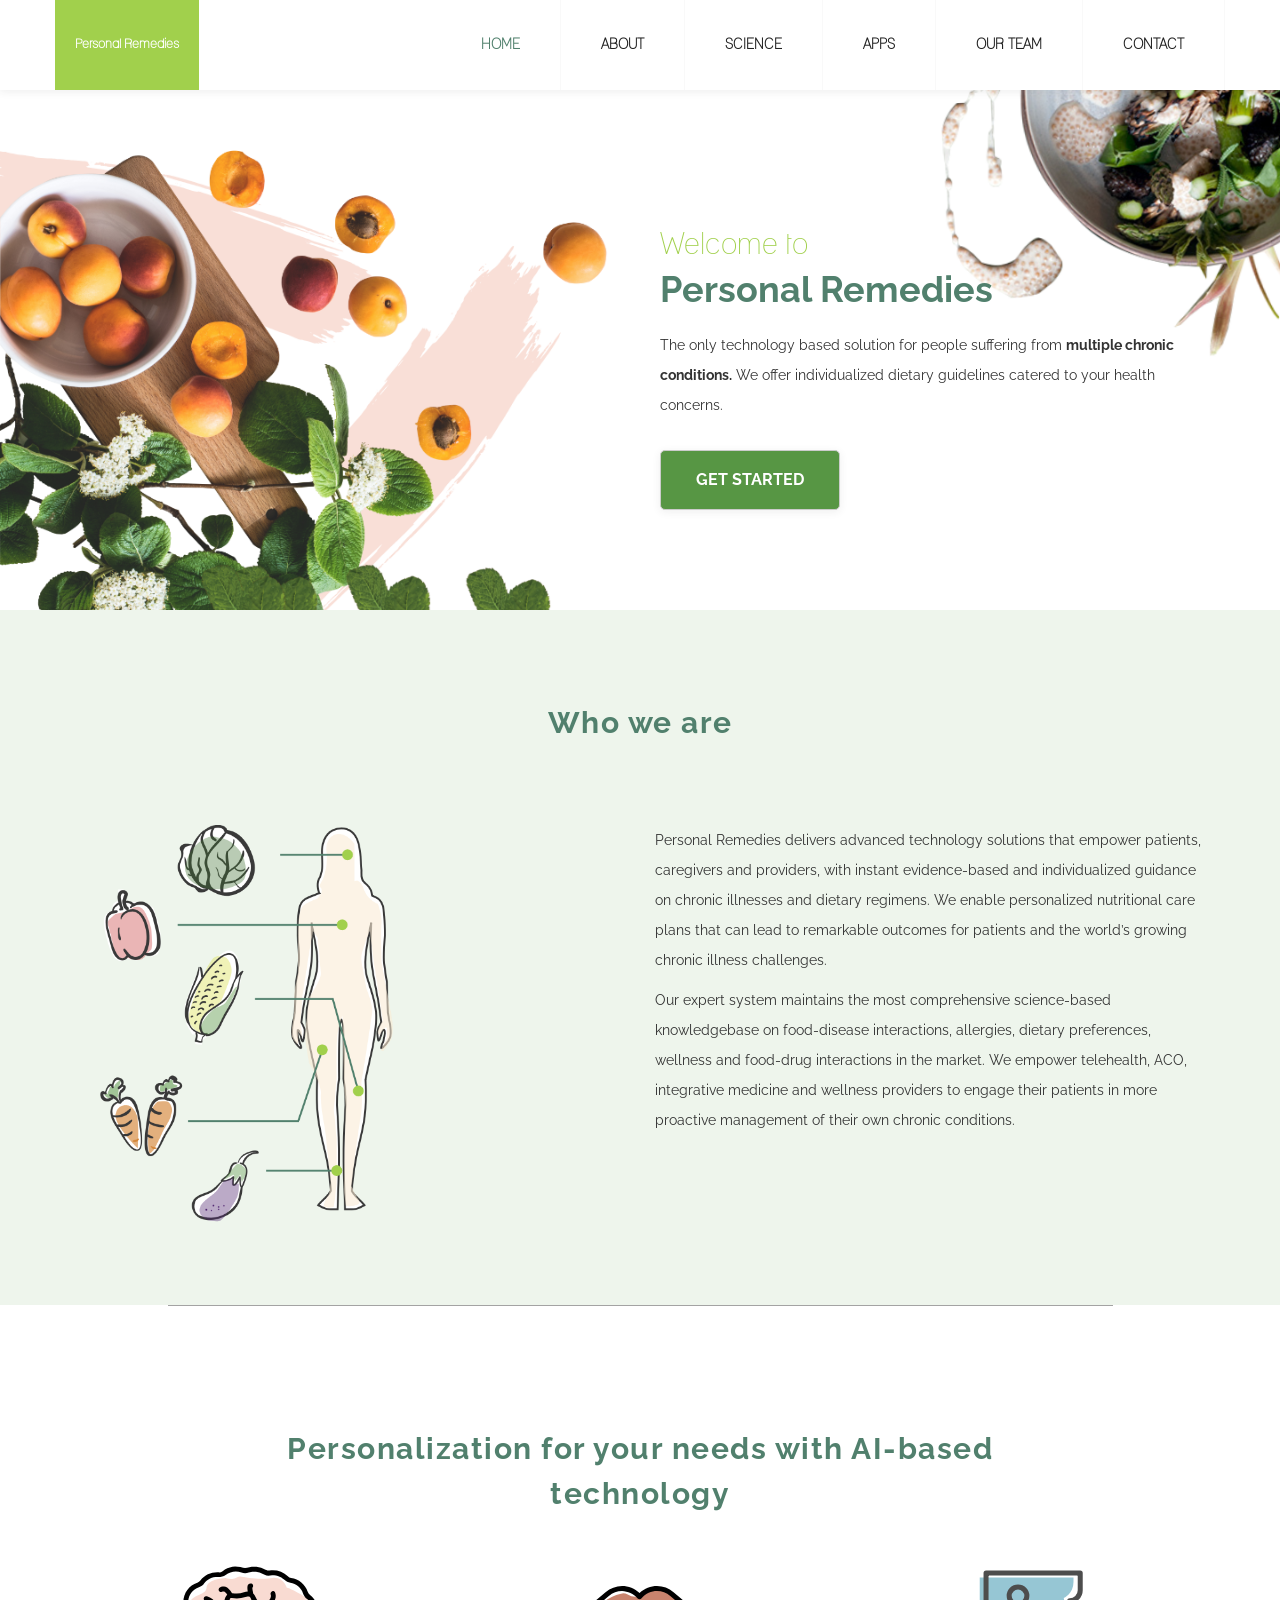
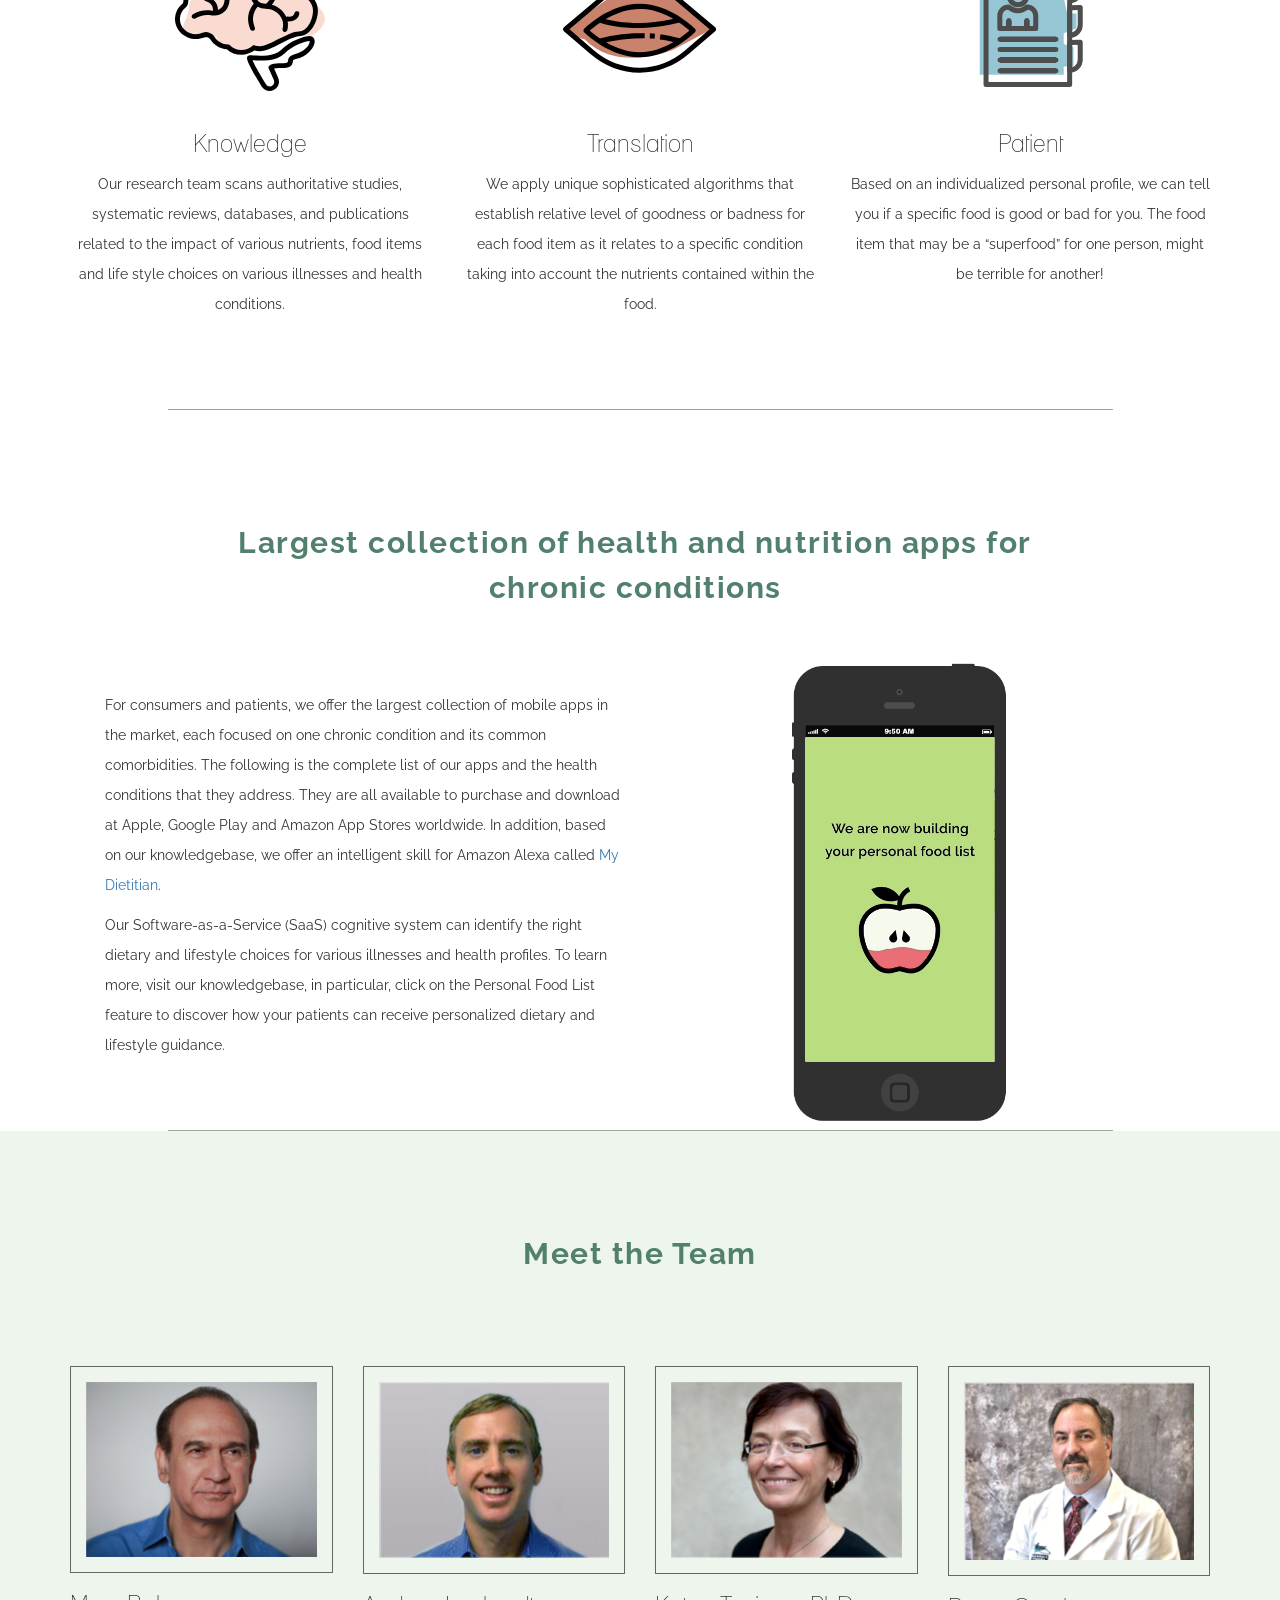
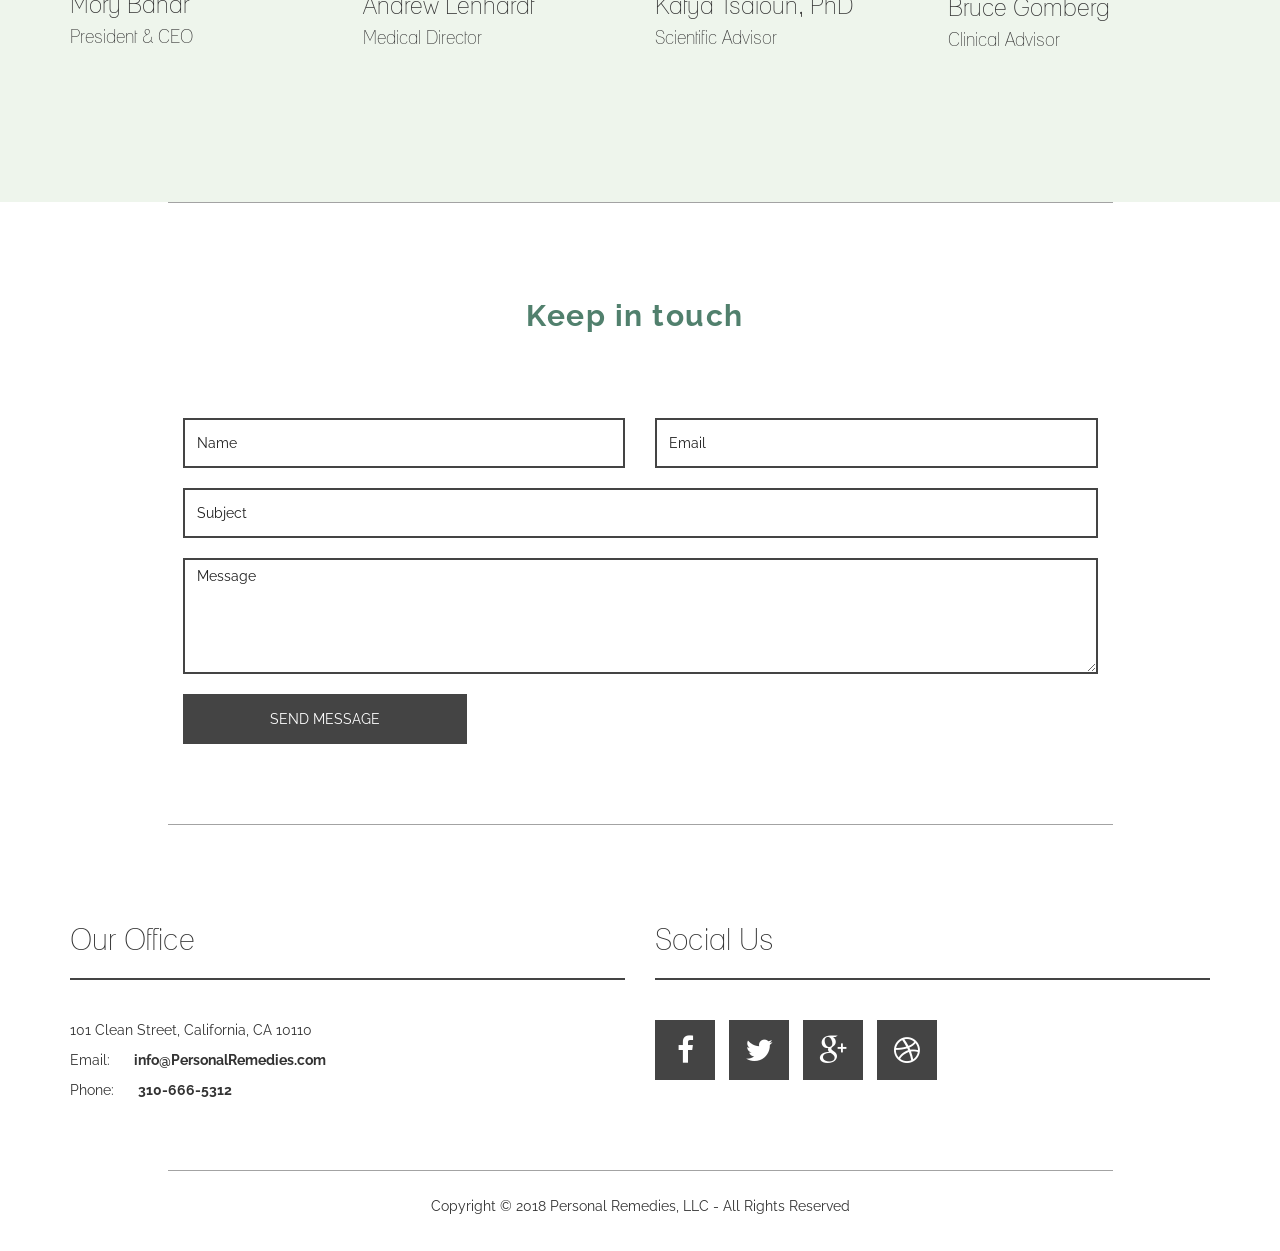
<file: index.html>
<!DOCTYPE html>
<html lang="en">
<head>

	<meta charset="utf-8">
	<meta http-equiv="X-UA-Compatible" content="IE=Edge">
	<meta name="viewport" content="width=device-width, initial-scale=1">
	<meta name="keywords" content="">
	<meta name="description" content="">

	<title>Personal Remedies Website</title>
<!--

-->
	<!-- stylesheet css -->
	<link rel="stylesheet" href="css/bootstrap.min.css">
	<link rel="stylesheet" href="css/font-awesome.min.css">
	<link rel="stylesheet" href="css/nivo-lightbox.css">
	<link rel="stylesheet" href="css/nivo_themes/default/default.css">
	<link rel="stylesheet" href="css/style.css">
	<!-- google web font css -->
	<link href='http://fonts.googleapis.com/css?family=Raleway:400,300,600,700' rel='stylesheet' type='text/css'>

</head>
<body data-spy="scroll" data-target=".navbar-collapse">
	
<!-- navigation -->
<div class="navbar navbar-default navbar-fixed-top" role="navigation">
	<div class="container">
		<div class="navbar-header">
			<button class="navbar-toggle" data-toggle="collapse" data-target=".navbar-collapse">
				<span class="icon icon-bar"></span>
				<span class="icon icon-bar"></span>
				<span class="icon icon-bar"></span>
			</button>
			<a href="#home" class="navbar-brand smoothScroll">Personal Remedies</a>
		</div>
		<div class="collapse navbar-collapse">
			<ul class="nav navbar-nav navbar-right">
				<li><a href="#home" class="smoothScroll">HOME</a></li>
				<li><a href="#about" class="smoothScroll">ABOUT</a></li>
				<li><a href="#science" class="smoothScroll">SCIENCE</a></li>
				<li><a href="#apps" class="smoothScroll">APPS</a></li>
				<li><a href="#team" class="smoothScroll">OUR TEAM</a></li>
				<li><a href="#contact" class="smoothScroll">CONTACT</a></li>
			</ul>
		</div>
	</div>
</div>		

<!-- home section -->
<div id="home">
	<div class="container">
		<div class="row">
			<div class="col-md-offset-6 col-md-6 col-sm-offset-6 col-sm-6">
				<h2>Welcome to</h2>
				<h1><strong>Personal Remedies</strong></h1>
				<p>The only technology based solution for people suffering from <strong>multiple chronic conditions.</strong> We offer individualized dietary guidelines catered to your health concerns.</p>
				<a href="#service" class="btn btn-default smoothScroll">GET STARTED</a>
			</div>
		</div>
	</div>
</div>

<!-- about section -->
<div id="about">
	<div class="container">
		<div class="row">
			<div class="col-md-12 col-sm-12">
				<h2><strong>Who we are</strong></h2>
			</div>
			<div class="col-md-6 col-sm-6">
				<img src="images/About us pic.png" class="img-responsive" alt="about img">
			</div>
			<div class="col-md-6 col-sm-6">
				<p>Personal Remedies delivers advanced technology solutions that empower patients, caregivers and providers, with instant evidence-based and individualized guidance on chronic illnesses and dietary regimens. We enable personalized nutritional care plans that can lead to remarkable outcomes for patients and the world’s growing chronic illness challenges.</p>
				<p>Our expert system maintains the most comprehensive science-based knowledgebase on food-disease interactions, allergies, dietary preferences, wellness and food-drug interactions in the market. We empower telehealth, ACO, integrative medicine and wellness providers to engage their patients in more proactive management of their own chronic conditions.</p>
			</div>
		</div>
	</div>
</div>

<!-- divider section -->
<div class="container">
	<div class="row">
		<div class="col-md-1 col-sm-1"></div>
		<div class="col-md-10 col-sm-10">
			<hr>
		</div>
		<div class="col-md-1 col-sm-1"></div>
	</div>
</div>

<!-- service section -->
<div id="science">
	<div class="container">
		<div class="row">
			<div class="col-md-12 col-sm-12">
				<h2><strong>Personalization for your needs with AI-based technology</strong></h2>
			</div>
		</div>
	</div>
	<div class="container">
		<div class="row">
			<div class="col-md-4 col-sm-6 col-xs-10">
				<div id="knowledge">
						<img src="images/knowledge.png" class="img-responsive" alt="knowledge img">
				</div>
					<h3>Knowledge</h3>
					<p>Our research team scans authoritative studies, systematic reviews, databases, and publications related to the impact of various nutrients, food items and life style choices on various illnesses and health conditions.</p>
			</div>
			<div class="col-md-4 col-sm-6 col-xs-10">
				<div id="translation">
						<img src="images/Translation.png" class="img-responsive" alt="Translation img">
				</div>
					<h3>Translation</h3>
					<p>We apply unique sophisticated algorithms that establish relative level of goodness or badness for each food item as it relates to a specific condition taking into account the nutrients contained within the food.</p>
			</div>
			<div class="col-md-4 col-sm-6 col-xs-10">
					<div id="patient">
							<img src="images/patient.png" class="img-responsive" alt="patient img">
					</div>
					<h3>Patient</h3>
					<p>Based on an individualized personal profile, we can tell you if a specific food is good or bad for you. The food item that may be a “superfood” for one person, might be terrible for another!</p>
			</div>
		</div>
	</div>
</div>


<!-- divider section -->
<div class="container">
	<div class="row">
		<div class="col-md-1 col-sm-1"></div>
		<div class="col-md-10 col-sm-10">
			<hr>
		</div>
		<div class="col-md-1 col-sm-1"></div>
	</div>
</div>

<!-- portfolio section -->
<div id="apps">
	<div class="container">
		<div class="row">
			<div class="col-md-12 col-sm-12">
				<div class="title">
					<h2><strong>Largest collection of health and nutrition apps for chronic conditions</strong></h2>
				</div>
				<div class="col-md-6 col-sm-6">
					<p>For consumers and patients, we offer the largest collection of mobile apps in the market, each focused on one chronic condition and its common comorbidities. The following is the complete list of our apps and the health conditions that they address.  They are all available to purchase and download at Apple, Google Play and Amazon App Stores worldwide. In addition, based on our knowledgebase, we offer an intelligent skill for Amazon Alexa called <a rel="dietician" href="http://personalremedies.com/my-dietitian-new-and-intelligent-skill-for-amazon-alexa/">My Dietitian</a>.</p>
					<p>Our Software-as-a-Service (SaaS) cognitive system can identify the right dietary and lifestyle choices for various illnesses and health profiles. To learn more, visit our knowledgebase, in particular, click on the Personal Food List feature to discover how your patients can receive personalized dietary and lifestyle guidance.</p>
				</div>
				<div class="col-md-6 col-sm-6">
					<img src="images/PResentaiton thing.gif" class="animated-gif" alt="iphone img">
					<img src="images/black iphone copy.png" class="black-phone">
				</div>
			</div>
		</div>
	</div>
</div>		

<!-- divider section -->
<div class="container">
		<div class="row">
			<div class="col-md-1 col-sm-1"></div>
			<div class="col-md-10 col-sm-10">
				<hr>
			</div>
			<div class="col-md-1 col-sm-1"></div>
		</div>
	</div>
	
	<!-- team section -->
	<div id="team">
		<div class="container">
			<div class="row">
				<div class="col-md-12 col-sm-12">
					<h2><strong>Meet the Team</strong></h2>
				</div>
				<div class="col-md-3 col-sm-6">
					<img src="images/mory.png" class="img-responsive" alt="team img">
					<h3>Mory Bahar</h3>
					<h4>President & CEO</h4>
				</div>
				<div class="col-md-3 col-sm-6">
					<img src="images/andrew.png" class="img-responsive" alt="team img">
					<h3>Andrew Lenhardt</h3>
					<h4>Medical Director</h4>
				</div>
				<div class="col-md-3 col-sm-6">
					<img src="images/katya.png" class="img-responsive" alt="team img">
					<h3>Katya Tsaioun, PhD</h3>
					<h4>Scientific Advisor</h4>
				</div>
				<div class="col-md-3 col-sm-6">
					<img src="images/bruce.png" class="img-responsive" alt="team img">
					<h3>Bruce Gomberg</h3>
					<h4>Clinical Advisor</h4>
				</div>
			</div>
		</div>
	</div>

<!-- divider section -->
<div class="container">
	<div class="row">
		<div class="col-md-1 col-sm-1"></div>
		<div class="col-md-10 col-sm-10">
			<hr>
		</div>
		<div class="col-md-1 col-sm-1"></div>
	</div>
</div>

<!-- contact section -->
<div id="contact">
	<div class="container">
		<div class="row">
			<div class="col-md-12 col-sm-12">
				<h2><strong>Keep in touch</strong></h2>
			</div>
			<form action="#" method="post" role="form">
				<div class="col-md-1 col-sm-1"></div>
				<div class="col-md-10 col-sm-10">
					<div class="col-md-6 col-sm-6">
						<input name="name" type="text" class="form-control" id="name" placeholder="Name">
				  	</div>
					<div class="col-md-6 col-sm-6">
						<input name="email" type="email" class="form-control" id="email" placeholder="Email">
				  	</div>
                    <div class="col-md-12 col-sm-12">
						<input name="subject" type="text" class="form-control" id="subject" placeholder="Subject">
	    	  	  	</div>
					<div class="col-md-12 col-sm-12">
						<textarea name="message" rows="5" class="form-control" id="message" placeholder="Message"></textarea>
					</div>
					<div class="col-md-4 col-sm-4">
						<input name="submit" type="submit" class="form-control" id="submit" value="SEND MESSAGE">
					</div>
				</div>
				<div class="col-md-1 col-sm-1"></div>
			</form>
		</div>
	</div>
</div>

<!-- divider section -->
<div class="container">
	<div class="row">
		<div class="col-md-1 col-sm-1"></div>
		<div class="col-md-10 col-sm-10">
			<hr>
		</div>
		<div class="col-md-1 col-sm-1"></div>
	</div>
</div>

<!-- footer section -->
<footer>
	<div class="container">
		<div class="row">
			<div class="col-md-6 col-sm-6">
				<h2>Our Office</h2>
				<p>101 Clean Street, California, CA 10110</p>
				<p>Email: <span>info@PersonalRemedies.com</span></p>
				<p>Phone: <span>310-666-5312</span></p>
			</div>
			<div class="col-md-6 col-sm-6">
				<h2>Social Us</h2>
				<ul class="social-icons">
					<li><a href="#" class="fa fa-facebook"></a></li>
					<li><a href="#" class="fa fa-twitter"></a></li>
                    <li><a href="#" class="fa fa-google-plus"></a></li>
					<li><a href="#" class="fa fa-dribbble"></a></li>
				</ul>
			</div>
		</div>
	</div>
</footer>

<!-- divider section -->
<div class="container">
	<div class="row">
		<div class="col-md-1 col-sm-1"></div>
		<div class="col-md-10 col-sm-10">
			<hr>
		</div>
		<div class="col-md-1 col-sm-1"></div>
	</div>
</div>

<!-- copyright section -->
<div class="copyright">
	<div class="container">
		<div class="row">
			<div class="col-md-12 col-sm-12">
				<p>Copyright &copy; 2018 Personal Remedies, LLC - All Rights Reserved</p>
			</div>
		</div>
	</div>
</div>

<!-- scrolltop section -->
<a href="#top" class="go-top"><i class="fa fa-angle-up"></i></a>


<!-- javascript js -->	
<script src="js/jquery.js"></script>
<script src="js/bootstrap.min.js"></script>	
<script src="js/nivo-lightbox.min.js"></script>
<script src="js/smoothscroll.js"></script>
<script src="js/jquery.nav.js"></script>
<script src="js/isotope.js"></script>
<script src="js/imagesloaded.min.js"></script>
<script src="js/custom.js"></script>

</body>
</html>
</file>
<file: css/style.css>
body
	{
		background: #fff;
		font-family: 'lane_-_narrowregular', sans-serif;
    line-height: 30px;
	}

@font-face {
    font-family: 'lane_-_narrowregular';
    src: url('../fonts/LANENAR_-webfont.eot');
    src: url('../fonts/LANENAR_-webfont.eot?#iefix') format('embedded-opentype'),
         url('../fonts/LANENAR_-webfont.woff') format('woff'),
         url('../fonts/LANENAR_-webfont.ttf') format('truetype'),
         url('../fonts/LANENAR_-webfont.svg#lane_-_narrowregular') format('svg');
    font-weight: normal;
    font-style: normal;

}

h1, p {
  font-family: 'Raleway', sans-serif;
  font-weight: 400;
}

h2,h3 {
  font-weight: 400;
}

hr {
  border-color: #A3A3A3;
  margin: 0;
  opacity: 1;
}

img {
  max-width: 100%;
  height: auto;
  transition: all 0.3s ease-in;
}
img:hover {
  cursor: pointer;
  opacity: 0.5;
}

/* navigation */
.navbar-default {
    background: #fff;
    border: none;
    box-shadow: 0px 2px 8px 0px rgba(50, 50, 50, 0.08);
    margin: 0 !important;
  }
.navbar-default .navbar-brand {
    background: #A1D04C;
    color: #fff;
    font-weight: bold;
    font-size: 13px;
    line-height: 50px;
    height: 90px;
    margin: 0;
    padding: 20px 20px 40px 20px;
	  transition: all 0.4s ease-in-out;
    -webkit-transition: all 0.4s ease-in-out;
    -moz-transition: all 0.4s ease-in-out;
    -ms-transition: all 0.4s ease-in-out;
   }
.navbar-brand:hover, .navbar-brand:clicked {
  background: dc5034;
}
.navbar-default .navbar-nav li a {
    border-right: 1px solid #f9f9f9;
    color: #202020;
    font-weight: bold;
    padding-right: 40px;
    padding-left: 40px;
    line-height: 60px;
	
	transition: all 0.4s ease-in-out;
    -webkit-transition: all 0.4s ease-in-out;
    -moz-transition: all 0.4s ease-in-out;
    -ms-transition: all 0.4s ease-in-out;
  }
.navbar-default .navbar-nav > li > a:clicked,
.navbar-default .navbar-nav > li > a:hover,
.navbar-default .navbar-nav > li > a:focus {
  color: #51806D
  ;
}
.navbar-default .navbar-nav > .active > a,
.navbar-default .navbar-nav > .active > a:hover,
.navbar-default .navbar-nav > .active > a:focus {
  color: #51806D;
  background-color: transparent;
}
.navbar-default .navbar-toggle {
    border: none;
    padding-top: 30px;
}
.navbar-default .navbar-toggle .icon-bar {
    background: #51806D;
    border-color: transparent;
}
.navbar-default .navbar-toggle:hover,
.navbar-default .navbar-toggle:focus { 
  background-color: transparent 
}

/* home section */
#home {
  background: url('../images/Pr-jumbotron\ image.png')no-repeat;
  background-size: cover;
  background-position: center;
  min-height: 600px;
  padding-top: 220px;
  padding-bottom: 100px;
}
#home h1 {
  color: #51806D;
  font-weight: 300;
  padding-bottom: 10px;
  margin-left: 5px;
}
#home h2 {
  line-height: 10px;
  color: #A1D04C;
  margin-left: 5px;

}
#home .btn {
  background: #579644;
  border-radius: 5px;
  color: white;
  box-shadow: 0px 2px 8px 0px rgba(50, 50, 50, 0.08);
  font-family: 'Raleway', sans-serif;
  font-weight: bold;
  font-size: 16px;
  padding-top: 14px;
  width: 180px;
  padding: 18px;
  margin-top: 20px;
  margin-left: 5px;
   transition: all 0.4s ease-in-out;
    -webkit-transition: all 0.4s ease-in-out;
    -moz-transition: all 0.4s ease-in-out;
    -ms-transition: all 0.4s ease-in-out;
    
}
#home .btn:hover {
  background: #A1D04C;
  border-color: transparent;
  color: #fff;
}

#home p{
  margin-left: 5px;
}


/* science section */
#science {
  padding-top: 80px;
  padding-bottom: 80px;
  text-align: center;
}
#science h2 {
  font-family: 'Raleway', sans-serif;
  display: inline-block;
  padding: 20px;
  letter-spacing: 1.5px;
  font-weight: 500;
  margin-left: 150px;
  margin-right: 150px;
  line-height: 1.5;
  color:#51806D;
  text-align: center;
}

#science .fa {
  border-top: 3px solid #f2af00;
  border-bottom: 3px solid #dc5034;
  border-radius: 50%;
  font-size: 32px;
  color: #dc5034;
  text-align: center;
  vertical-align: middle;
  margin-top: 50px;
  margin-bottom: 15px;
  padding: 40px;
}

#knowledge{
  text-align: center;
  vertical-align: middle;
  display: inline-block;

}

#translation{
  text-align: center;
  vertical-align: middle;
  display: inline-block;

}

#patient{
  text-align: center;
  vertical-align: middle;
  display: inline-block;

}

/* about section */
#about {
  background: #EEF5EC;
  padding-top: 60px;
  padding-bottom: 80px;
}
#about h2 {
  font-family: 'Raleway', sans-serif;
  display: inline-block;
  padding: 10px;
  letter-spacing: 1.5px;
  font-weight: 500;
  margin-left: 150px;
  margin-right: 150px;
  line-height: 1.5;
  color:#51806D;
  text-align: center;
}
#about .col-md-12 {
  text-align: center;
  padding-bottom: 60px;
}
#about img {
  border: none;
  top: -30px;
  height: 400px;
  width: auto;
}

#about h4 {
  padding-bottom: 10px;
}

/* team section */
#team {
  padding-top: 60px;
  padding-bottom: 100px;
  background: #EEF5EC;

}
#team h2 {
  font-family: 'Raleway', sans-serif;
  display: inline-block;
  padding: 20px;
  letter-spacing: 1.5px;
  font-weight: 500;
  margin-left: 150px;
  margin-right: 150px;
  line-height: 1.5;
  color:#51806D;
  text-align: center;
}
#team h4 {
	padding-bottom: 40px;
}
#team .col-md-12 {
  text-align: center;
  padding-bottom: 60px;
}
#team img {
  border: 1px solid #666;
  padding: 15px;
}

/* apps section */
#apps {
  text-align: center;
  padding-top: 80px;
  padding-bottom: 60px;
  }
#apps h2 {
  display: inline-block;
  padding: 10px 20px 10px 10px;
  padding-bottom: 70px;
  font-family: 'Raleway', sans-serif;
  letter-spacing: 1.5px;
  font-weight: 500;
  line-height: 1.5;
  color:#51806D;
  margin-left: 150px;
  margin-right: 150px;

}

#apps p{
  text-align: left;
  margin-left: 20px;
}

img.animated-gif{
  height: 325px;
  width: auto;
  position: absolute;
  z-index: 1; 
  top: 47px; 
  left: 165px;
}

img.black-phone{
  height: 500px;
  width: auto;
  position: absolute;
  top: -50px;
  left: 120px;
}

/* FILTER CSS */
.filter-wrapper {
    width: 100%;
    margin: 0 0 24px 0;
    overflow: hidden;
    text-align: center;
}
.filter-wrapper li {
    display: inline-block;
    margin: 4px;
}
.filter-wrapper li a {
    color: #999999;
    font-size: 16px;
    font-family: 'lane_-_narrowregular', sans-serif;
    font-weight: bold;
    padding: 8px 17px;
    display: block;
    text-decoration: none;
    transition: all 0.4s ease-in-out;
    -webkit-transition: all 0.4s ease-in-out;
    -moz-transition: all 0.4s ease-in-out;
    -ms-transition: all 0.4s ease-in-out;
}
.filter-wrapper li a.selected,
.filter-wrapper li a:focus,
.filter-wrapper li a:hover {
    background: #f2af00;
    border-color: transparent;
    color: #ffffff;
  }

/* ISOTOPE BOX CSS */
.iso-box-section {
    width: 100%;
}
.iso-box-wrapper {
    width: 100%;
    padding: 0;
    clear: both;
    position: relative;
}
.iso-box {
    position: relative;
    min-height: 50px;
    float: left;
    overflow: hidden;
    margin-bottom: 20px;
}
.iso-box > a {
    display: block;
    width: 100%;
    height: 100%;
    overflow: hidden;
}
.iso-box > a {
    display: block;
    width: 100%;
    height: 100%;
    overflow: hidden;
}
.fluid-img {
  width: 100%;
  display: block;
}


/* contact section */
#contact {
  padding-top: 60px;
  padding-bottom: 60px;
  text-align: center;
}
#contact h2 {
  display: inline-block;
  padding: 10px 20px 10px 10px;
  padding-bottom: 70px;
  font-family: 'Raleway', sans-serif;
  letter-spacing: 1.5px;
  font-weight: 500;
  line-height: 1.5;
  color:#51806D;
  margin-left: 150px;
  margin-right: 150px;
}
#contact .form-control {
  border: 2px solid #444;
  border-radius: 0px;
  box-shadow: none;
  font-family: 'Raleway', sans-serif;
  margin-bottom: 20px;
}
#contact .form-control:focus {
  opacity: 0.8;
  position: relative;
  bottom: 10px;
}
#contact input {
  height: 50px;
}
#contact input[type="submit"] {
  background: #444;
  color: #ffffff;
  transition: all 0.4s ease-in-out;
    -webkit-transition: all 0.4s ease-in-out;
    -moz-transition: all 0.4s ease-in-out;
    -ms-transition: all 0.4s ease-in-out;
}
#contact input[type="submit"]:hover {
  background: #A1D04C;
  border-color: transparent;
}
#contact p {
  padding-top: 10px;
}
.form-control::-moz-placeholder {
  color: #202020;
  opacity: 1;
}
.form-control:-ms-input-placeholder {
  color: #202020;
}
.form-control::-webkit-input-placeholder {
  color: #202020;
}

/* footer section */
footer {
  padding-top: 60px;
  padding-bottom: 60px;
}
footer h2 {
  border-bottom: 2px solid #444;
  padding-top: 20px;
  padding-bottom: 20px;
  margin-bottom: 40px;
}
footer p {
  line-height: 20px;
}
footer span {
  font-weight: bold;
  padding-left: 20px;
}
.social-icons {
  padding: 0;
  margin: 0;
}
.social-icons li {
  display: inline-block;
  list-style: none;
}
.social-icons li a {
  background: #444;
  color: #ffffff;
  text-decoration: none;
  font-size: 30px;
  width: 60px;
  height: 60px;
  line-height: 60px;
  text-align: center;
  vertical-align: middle;
  margin-right: 10px;
  transition: all 0.4s ease-in-out;
    -webkit-transition: all 0.4s ease-in-out;
    -moz-transition: all 0.4s ease-in-out;
    -ms-transition: all 0.4s ease-in-out;
}
.social-icons li a:hover {
  background: #A1D04C;
}

/* copyright section */
.copyright {
  padding-top: 20px;
  padding-bottom: 20px;
  text-align: center;
}

/* scrolltop section */
.go-top 
  {
    background-color: #A1D04C;
    font-size: 26px;
    bottom: 2em;
    right: 2em;
    color: #FFF;
    display: none;
    position: fixed;
    text-decoration: none;
    width: 60px;
    height: 60px;
    line-height: 58px;
    text-align: center;
	  transition: all 0.4s ease-in-out;
    -webkit-transition: all 0.4s ease-in-out;
    -moz-transition: all 0.4s ease-in-out;
    -ms-transition: all 0.4s ease-in-out;
  }
.go-top:hover
  {
    background-color: #444;
	color: #fff;
  }

/* media 960 */
@media only screen and ( max-width: 980px ) {
  .navbar-default .navbar-nav li a {
    padding-right: 20px;
    padding-left: 40px;
    line-height: 30px;
  }
}

/* media 360 */
@media only screen and ( max-width: 360px ) {
  #team h4 {
    padding-bottom: 30px;
  }
}
</file>
<file: css/nivo_themes/default/default.css>
/*
 * Nivo Lightbox Default Theme v1.0
 * http://dev7studios.com/nivo-lightbox
 *
 * Copyright 2013, Dev7studios
 * Free to use and abuse under the MIT license.
 * http://www.opensource.org/licenses/mit-license.php
 */
 
.nivo-lightbox-theme-default.nivo-lightbox-overlay { 
	background: #666;
	background: rgba(0,0,0,0.6); 
}
.nivo-lightbox-theme-default .nivo-lightbox-content.nivo-lightbox-loading { background: url(loading.gif) no-repeat 50% 50%; }

.nivo-lightbox-theme-default .nivo-lightbox-nav {
	top: 10%;
	width: 8%;
	height: 80%;
	text-indent: -9999px;
	background-repeat: no-repeat;
	background-position: 50% 50%;
	opacity: 0.5;
}
.nivo-lightbox-theme-default .nivo-lightbox-nav:hover { 
	opacity: 1; 
	background-color: rgba(0,0,0,0.5);
}
.nivo-lightbox-theme-default .nivo-lightbox-prev { 
	background-image: url(prev.png); 
	border-radius: 0 3px 3px 0;
}
.nivo-lightbox-theme-default .nivo-lightbox-next { 
	background-image: url(next.png); 
	border-radius: 3px 0 0 3px;
}

.nivo-lightbox-theme-default .nivo-lightbox-close {
	display: block;
	background: url(close.png) no-repeat;
	width: 48px;
	height: 48px;
	text-indent: -9999px;
	padding: 5px;
	opacity: 0.5;
}
.nivo-lightbox-theme-default .nivo-lightbox-close:hover { opacity: 1; }

.nivo-lightbox-theme-default .nivo-lightbox-title-wrap { bottom: -7%; }
.nivo-lightbox-theme-default .nivo-lightbox-title {
	font: 14px/20px 'Helvetica Neue', Helvetica, Arial, sans-serif;
	font-style: normal;
	font-weight: normal;
	background: #000;
	color: #fff;
	padding: 7px 15px;
	border-radius: 30px;
}

.nivo-lightbox-theme-default .nivo-lightbox-image img {
	background: #fff;
	-webkit-box-shadow: 0px 1px 1px rgba(0,0,0,0.4);
	        box-shadow: 0px 1px 1px rgba(0,0,0,0.4);
}
.nivo-lightbox-theme-default .nivo-lightbox-ajax,
.nivo-lightbox-theme-default .nivo-lightbox-inline {
	background: #fff;
	padding: 40px;
	-webkit-box-shadow: 0px 1px 1px rgba(0,0,0,0.4);
	        box-shadow: 0px 1px 1px rgba(0,0,0,0.4);
}

@media (-webkit-min-device-pixel-ratio: 1.3),
       (-o-min-device-pixel-ratio: 2.6/2),
       (min--moz-device-pixel-ratio: 1.3),
       (min-device-pixel-ratio: 1.3),
       (min-resolution: 1.3dppx) {

	.nivo-lightbox-theme-default .nivo-lightbox-content.nivo-lightbox-loading { 
		background-image: url(loading@2x.gif); 
		-webkit-background-size: 32px 32px; 
		        background-size: 32px 32px;
	}
	.nivo-lightbox-theme-default .nivo-lightbox-prev { 
		background-image: url(prev@2x.png); 
		-webkit-background-size: 48px 48px; 
		        background-size: 48px 48px;
	}
	.nivo-lightbox-theme-default .nivo-lightbox-next { 
		background-image: url(next@2x.png); 
		-webkit-background-size: 48px 48px; 
		        background-size: 48px 48px;
	}
	.nivo-lightbox-theme-default .nivo-lightbox-close { 
		background-image: url(close@2x.png); 
		-webkit-background-size: 16px 16px; 
		        background-size: 16px 16px;
	}
	
}
</file>
